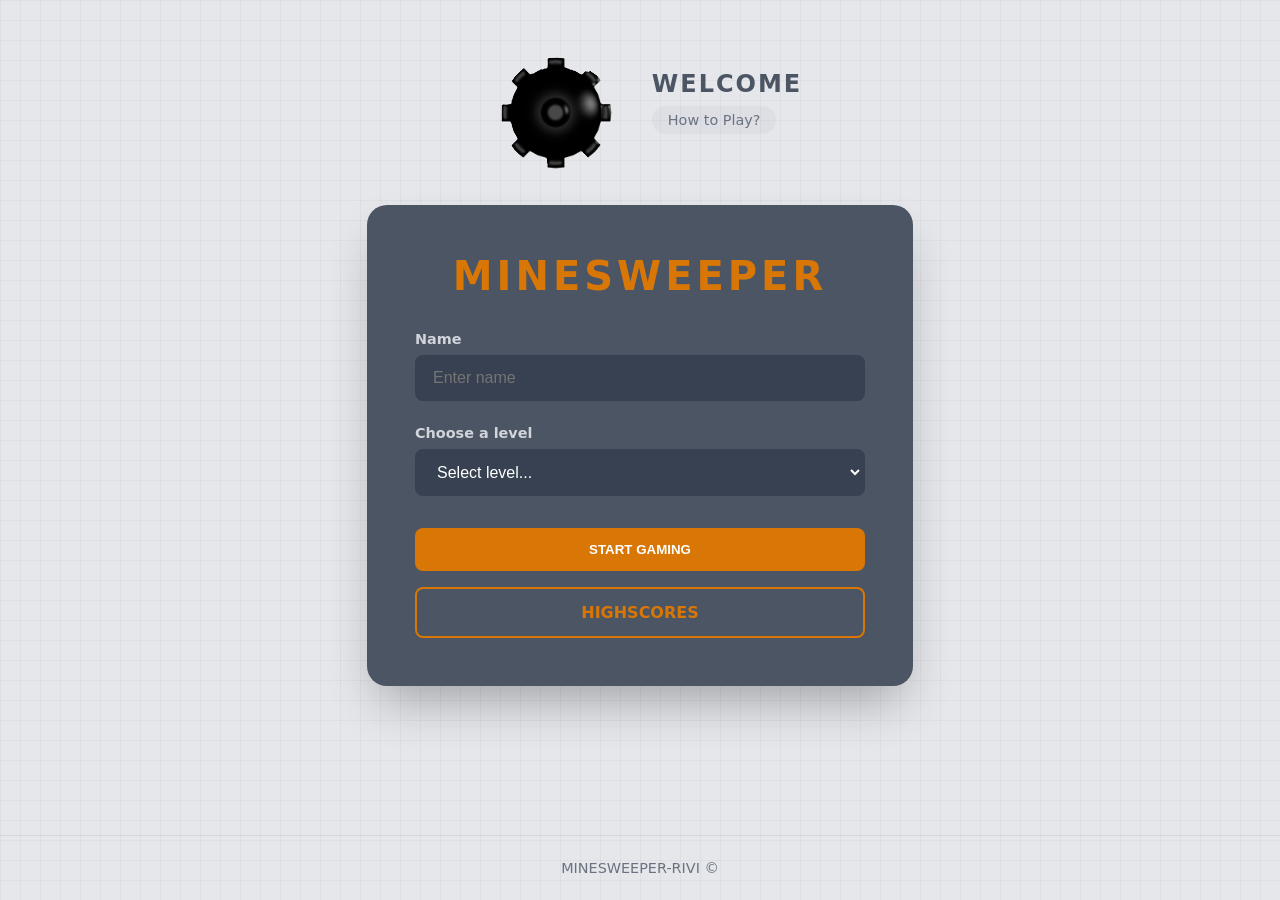
<file: index.html>
<!DOCTYPE html>
<html lang="en">
<head>
    <meta charset="UTF-8">
    <meta name="viewport" content="width=device-width, initial-scale=1.0">
    <title>MINESWEEPER PROFESSIONAL</title>
    <link rel="icon" type="image/x-icon" href="./favicon.ico">
    <link rel="stylesheet" href="./styles/style.css">
    <link rel="stylesheet" href="./styles/style_index.css">
</head>
<body>

    <header class="main-header">
        <div class="header-content">
            <img src="./images/favicon.png" alt="Logo" class="mini-logo">
            <div class="title-and-nav">
            <h1>WELCOME</h1>
            <a href="./pages/instructions.html" class="nav-link">How to Play?</a>
            </div>
        </div>
    </header>

    <main>
        <div id="setup-container">
            <h2 class="game-title">MINESWEEPER</h2>

        <form id="setup-form" action="./pages/g.html" method="GET">
            <div class="input-group">
                <label for="player-name">Name</label>
                <div class="input-row">
                    <input type="text" id="player-name" name="userName" placeholder="Enter name" required>
                </div>
            </div>

            <div class="input-group">
                <label for="level-select">Choose a level</label>
                <select id="level-select" name="level" required>
                    <option value="" disabled selected>Select level...</option>
                    <option value="easy">9x9 easy</option>
                    <option value="normal">16x16 normal</option>
                    <option value="hard">30x16 hard</option>
                </select>
            </div>

            <div class="actions">
                <button type="submit" id="start-btn" class="primary-btn">Start gaming</button>
                <a href="./pages/highScores.html" id="view-highscores-btn" class="primary-btn">Highscores</a>
            </div>
        </form>
        </div>
    </main>

    <footer class="main-footer">
        <div class="footer-content">
            <p>MINESWEEPER-RIVI ©</p>
        </div>
    </footer>

    </body>
</html>
</file>
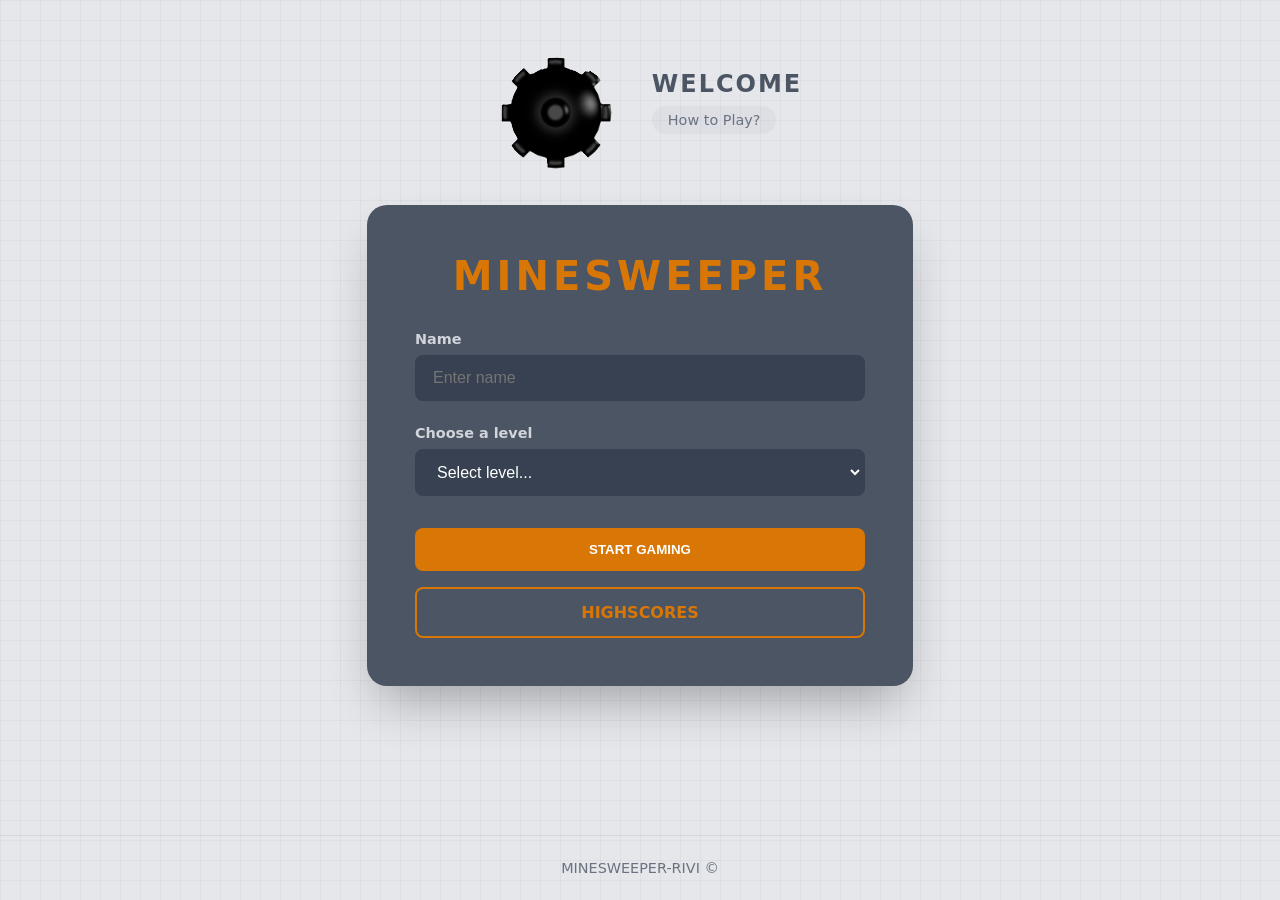
<file: pages/g.html>
<!DOCTYPE html>
<html lang="en">
<head>
    <meta charset="UTF-8">
    <meta name="viewport" content="width=device-width, initial-scale=1.0">
    <title>Minesweeper - Game</title>
    <link rel="icon" type="image/x-icon" href="../favicon.ico">
    <link rel="stylesheet" href="../styles/style.css">
    <link rel="stylesheet" href="../styles/style_g.css">
</head>
<body>
    <header class="game-header">
        <div class="header-content">
            <div class="logo-area">
                <img src="../images/favicon.png" alt="Logo" class="mini-logo">
                <span id="difficulty-display"></span> 
            </div>
            <div class="stats-container">
                <div class="stat">
                    <span class="icon">⌛</span>
                    <span id="timer">00:00</span> 
                </div>
                <div class="stat">
                    <span class="icon">🚩</span>
                    <span id="mines-count">10</span>
                </div>
            </div>
            <button class="restart-btn">
                <span class="icon">🔄</span> restart
            </button> 
        </div>
    </header>

    <main id="game-main">
        <div id="game-board"></div>
    </main>

    <footer class="game-footer">
        <div class="footer-content">
            <p>RIVI ©</p> 
        </div>
    </footer>

    <div id="win-modal" class="modal-overlay" style="display: none;">
        <div class="modal-content">
            <button class="close-x">X</button>
            <i class="trophy-icon">🏆</i>
            <h2>GOOD JOB!</h2>
            <p>YOU FINISHED SUCSESSFULLY THIS STAGE</p>
            <p>Want again?</p>
            <div class="modal-actions">
                <button id="next-level-btn">Next level</button> <a href="../index.html" class="primary-btn home-btn">Back to Home</a>
            </div>
        </div>
    </div>

    <div id="lose-modal" class="modal-overlay" style="display: none;">
        <div class="modal-content">
            <button class="close-x">X</button>
            <h2>GAME OVER</h2>
            <p>WE HOPE NEXT TIME WILL BE BETTER</p>
            <div class="modal-actions">
                <button class="restart-btn">restart</button> <a href="../index.html" class="primary-btn home-btn">Back to Home</a>
            </div>
        </div>
    </div>

    <script type="module" src="../scripts/main.js"></script> 
</body>
</html>
</file>
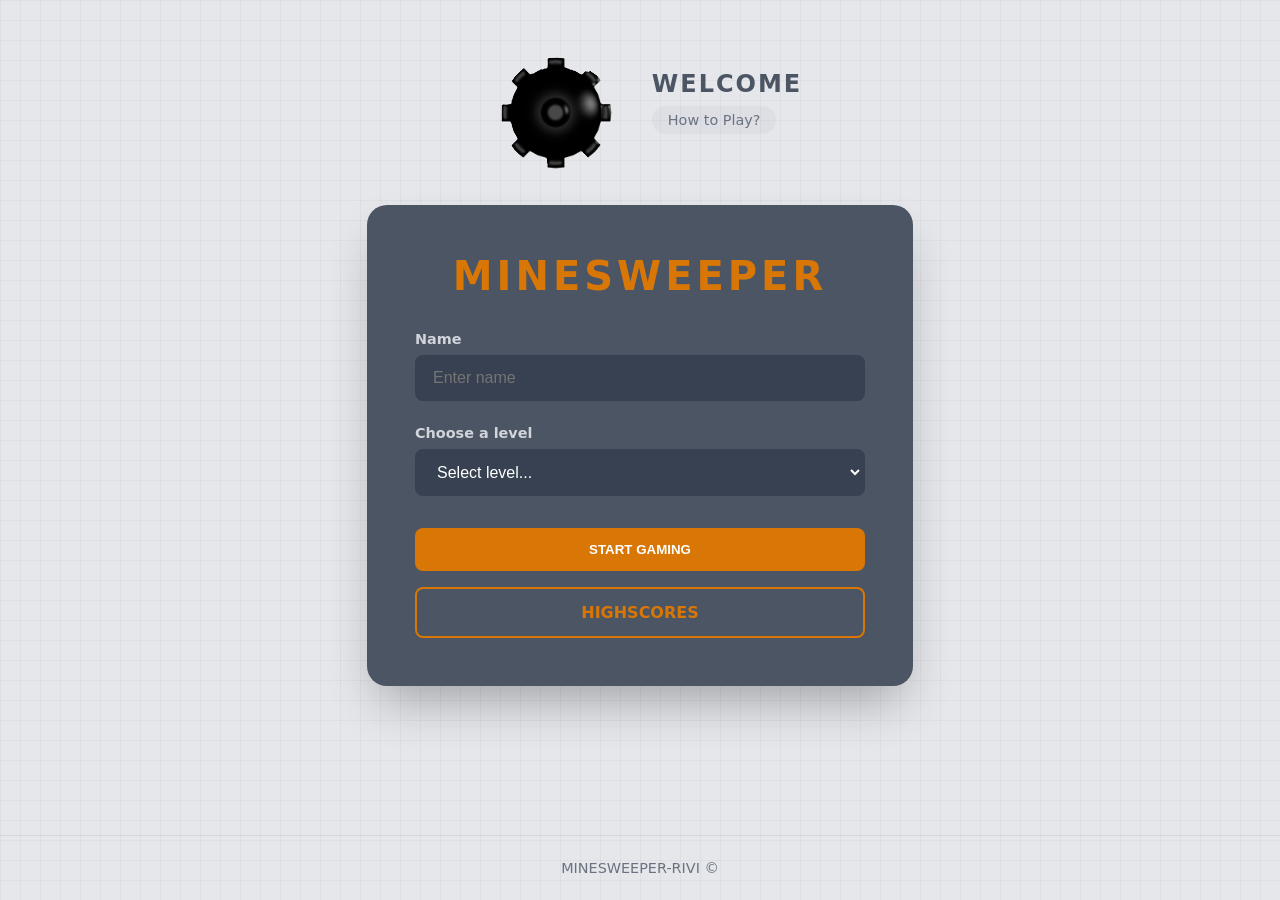
<file: pages/game.html>
<!DOCTYPE html>
<html lang="en">
<head>
    <meta charset="UTF-8">
    <meta name="viewport" content="width=device-width, initial-scale=1.0">
    <title>Minesweeper - Game</title>
    <link rel="icon" type="image/x-icon" href="../favicon.ico">
    <link rel="stylesheet" href="../styles/style.css">
    <link rel="stylesheet" href="../styles/style_game.css">
</head>
<body>
    <header class="game-header">
        <div class="header-content">
            <div class="logo-area">
                <img src="../images/favicon.png" alt="Logo" class="mini-logo">
                <span id="difficulty-display"></span> 
            </div>
            <div class="stats-container">
                <div class="stat">
                    <span class="icon">⌛</span>
                    <span id="timer">00:00</span> 
                </div>
                <div class="stat">
                    <span class="icon">🚩</span>
                    <span id="mines-count">10</span>
                </div>
            </div>
            <button class="restart-btn">
                <span class="icon">🔄</span> restart
            </button> 
        </div>
    </header>

    <main id="game-main">
        <div id="game-board"></div>
    </main>

    <footer class="game-footer">
        <div class="footer-content">
            <p>RIVI ©</p> 
        </div>
    </footer>

    <div id="win-modal" class="modal-overlay" style="display: none;">
        <div class="modal-content">
            <button class="close-x">X</button>
            <i class="trophy-icon">🏆</i>
            <h2>GOOD JOB!</h2>
            <p>YOU FINISHED SUCSESSFULLY THIS STAGE</p>
            <p>Want again?</p>
            <div class="modal-actions">
                <button id="next-level-btn">Next level</button> <a href="../index.html" class="primary-btn home-btn">Back to Home</a>
            </div>
        </div>
    </div>

    <div id="lose-modal" class="modal-overlay" style="display: none;">
        <div class="modal-content">
            <button class="close-x">X</button>
            <h2>GAME OVER</h2>
            <p>WE HOPE NEXT TIME WILL BE BETTER</p>
            <div class="modal-actions">
                <button class="restart-btn">restart</button> <a href="../index.html" class="primary-btn home-btn">Back to Home</a>
            </div>
        </div>
    </div>

    <script type="module" src="../scripts/main.js"></script> 
</body>
</html>
</file>
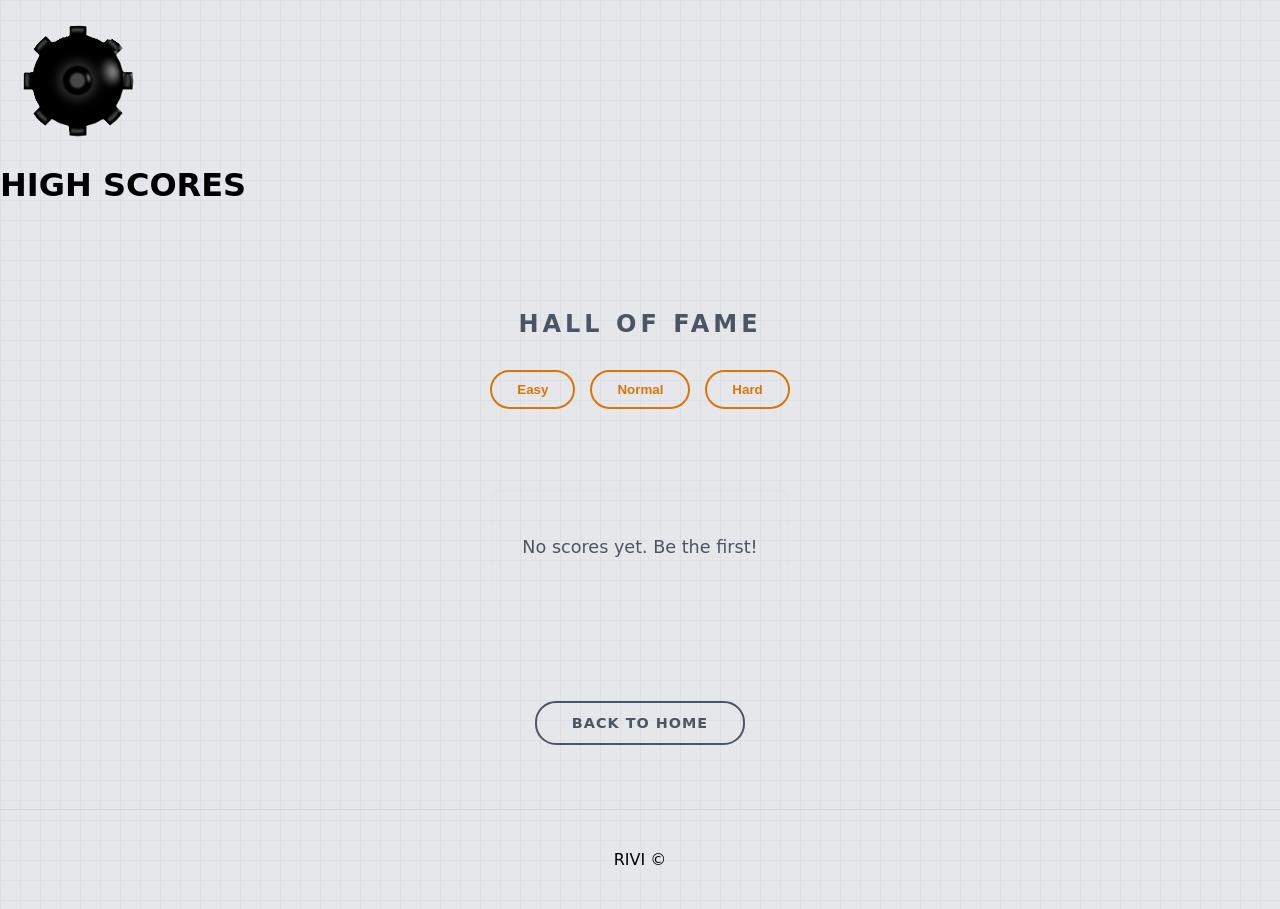
<file: pages/highScores.html>
<!DOCTYPE html>
<html lang="en">
<head>
    <meta charset="UTF-8">
    <meta name="viewport" content="width=device-width, initial-scale=1.0">
    <title>Minesweeper - High Scores</title>
    
    <link rel="icon" type="image/x-icon" href="../favicon.ico">
    <link rel="stylesheet" href="../styles/style.css">
    <link rel="stylesheet" href="../styles/style_scores.css">
</head>
<body>

    <header class="main-header">
        <div class="header-content">
            <img src="../images/favicon.png" alt="Logo" class="mini-logo">
            <h1>HIGH SCORES</h1>
        </div>
    </header>

    <main id="scores-container">
        
        <h2 class="section-title">Hall of Fame</h2>

        <div class="filters-wrapper">
            </div>

        <div class="scores-list">
            </div>

        <div class="actions">
            <a href="../index.html" class="primary-btn home-btn">Back to Home</a>
        </div>

    </main>

    <footer class="main-footer">
        <div class="footer-content">
            <p>RIVI ©</p>
        </div>
    </footer>

    <script type="module" src="../scripts/highscores.js" id="highscores-script"></script>
</body>
</html>
</file>
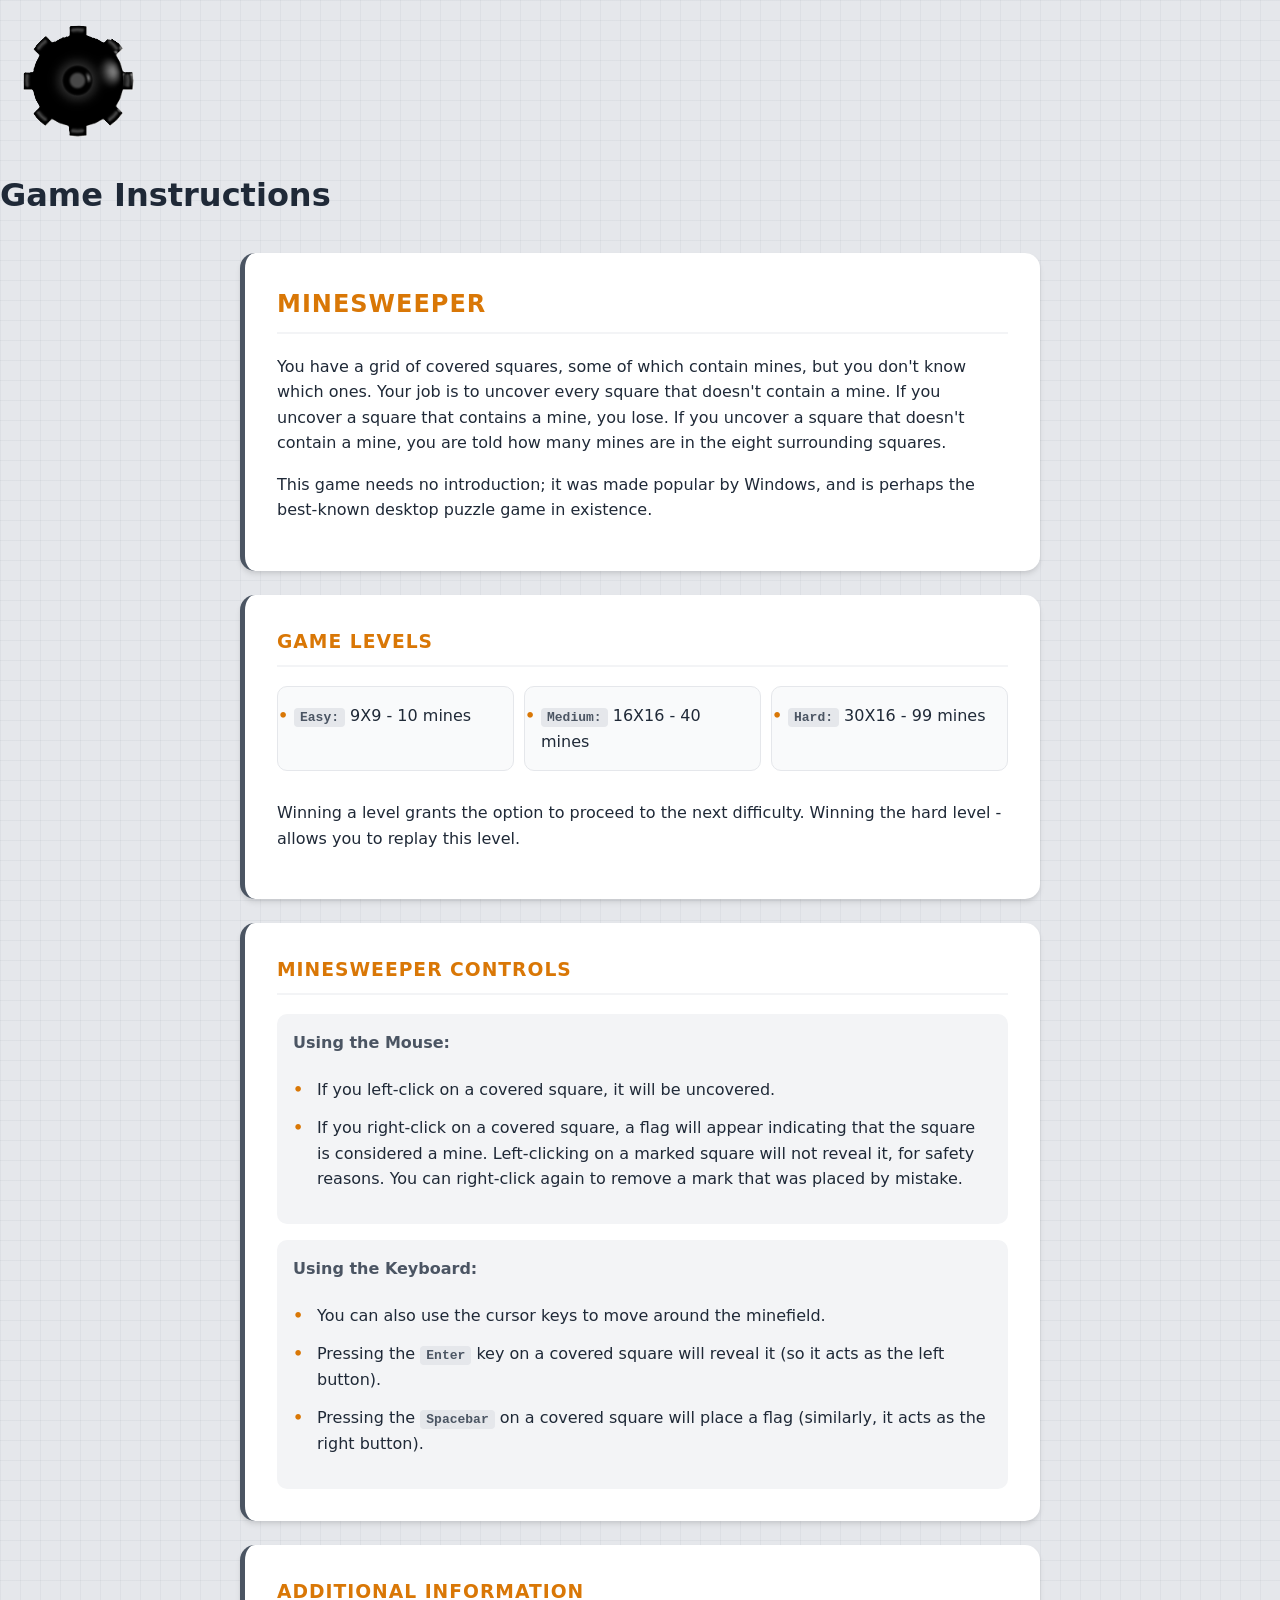
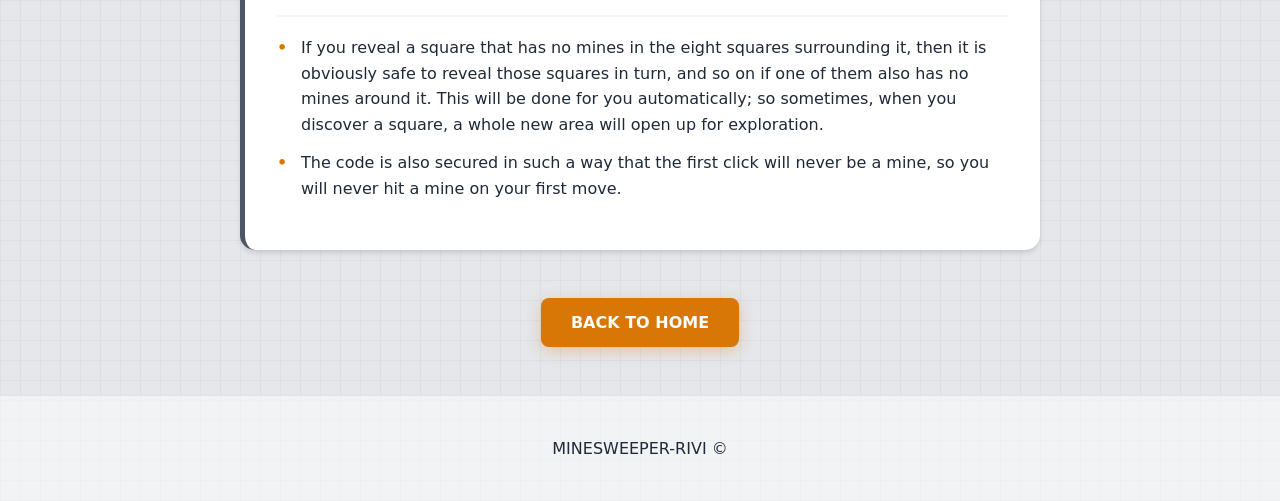
<file: pages/instructions.html>
<!DOCTYPE html>
<html lang="en">
<head>
    <meta charset="UTF-8">
    <meta name="viewport" content="width=device-width, initial-scale=1.0">
    <title>Minesweeper - Instructions</title>
    <link rel="icon" type="image/x-icon" href="../favicon.ico">
    <link rel="stylesheet" href="../styles/style.css">
    <link rel="stylesheet" href="../styles/style_instructions.css">
</head>
<body>

    <header class="main-header">
        <div class="header-content">
            <img src="../images/favicon.png" alt="Logo" class="mini-logo">
            <h1>Game Instructions</h1>
        </div>
    </header>

    <main id="instructions-container">
        
        <section class="intro">
            <h2>Minesweeper</h2>
            <p>You have a grid of covered squares, some of which contain mines, but you don't know which ones. Your job is to uncover every square that doesn't contain a mine. If you uncover a square that contains a mine, you lose. If you uncover a square that doesn't contain a mine, you are told how many mines are in the eight surrounding squares.</p>
            <p>This game needs no introduction; it was made popular by Windows, and is perhaps the best-known desktop puzzle game in existence.</p>
        </section>

        <section class="difficulty-levels">
            <h3>Game Levels</h3>
            <ul>
                <li><strong>Easy:</strong> 9X9 - 10 mines</li>
                <li><strong>Medium:</strong> 16X16 - 40 mines</li>
                <li><strong>Hard:</strong> 30X16 - 99 mines</li>
            </ul>
            <p class="note">Winning a level grants the option to proceed to the next difficulty. Winning the hard level - allows you to replay this level.</p>
        </section>

        <section class="controls">
            <h3>Minesweeper Controls</h3>
            <div class="control-group">
                <h4>Using the Mouse:</h4>
                <ul>
                    <li>If you left-click on a covered square, it will be uncovered.</li>
                    <li>If you right-click on a covered square, a flag will appear indicating that the square is considered a mine. Left-clicking on a marked square will not reveal it, for safety reasons. You can right-click again to remove a mark that was placed by mistake.</li>
                </ul>
            </div>
            <div class="control-group">
                <h4>Using the Keyboard:</h4>
                <ul>
                    <li>You can also use the cursor keys to move around the minefield.</li>
                    <li>Pressing the <strong>Enter</strong> key on a covered square will reveal it (so it acts as the left button).</li>
                    <li>Pressing the <strong>Spacebar</strong> on a covered square will place a flag (similarly, it acts as the right button).</li>
                </ul>
            </div>
        </section>

        <section class="special-features">
            <h3>Additional Information</h3>
            <ul>
                <li>If you reveal a square that has no mines in the eight squares surrounding it, then it is obviously safe to reveal those squares in turn, and so on if one of them also has no mines around it. This will be done for you automatically; so sometimes, when you discover a square, a whole new area will open up for exploration.</li>
                <li>The code is also secured in such a way that the first click will never be a mine, so you will never hit a mine on your first move.</li>
            </ul>
        </section>

        <div class="actions">
            <a href="../index.html" class="back-btn primary-btn">Back to Home</a>
        </div>

    </main>

    <footer class="main-footer">
        <div class="footer-content">
            <p>MINESWEEPER-RIVI ©</p>
        </div>
    </footer>

</body>
</html>
</file>
<file: styles/style.css>
.main-footer {
    width: 100%;
    padding: 1.5rem 0;
    margin-top: auto; 
    text-align: center;
    border-top: 1px solid rgba(75, 85, 99, 0.1); 
}
</file>
<file: styles/style_index.css>
body {
    background-color: #e5e7eb; 

    background-image: 
        linear-gradient(rgba(75, 85, 99, 0.05) 1px, transparent 1px),
        linear-gradient(90deg, rgba(75, 85, 99, 0.05) 1px, transparent 1px);
    background-size: 20px 20px; 
    
    color: #1f2937;
    font-family: 'Inter', system-ui, -apple-system, sans-serif;
    margin: 0;

    display: flex;
    flex-direction: column;
    min-height: 100vh;
}

@keyframes fadeInSlideIn {
    0% {
        opacity: 0;
        transform: translateY(20px);
    }
    100% {
        opacity: 1;
        transform: translateY(0);
    }
}

.main-header, #setup-container, .main-footer {
    opacity: 0; 
    animation: fadeInSlideIn 0.8s ease-out forwards;
}

.title-and-nav {
    display: flex;
    flex-direction: column; 
    align-items: flex-start; 
    gap: 10px; 
}

.main-header h1 {
    margin: 0;
    line-height: 1;
}

.nav-link {
    color: #6b7280; 
    text-decoration: none;
    font-size: 0.9rem;
    font-weight: 500;
    padding: 5px 15px;
    border-radius: 20px;
    background: rgba(75, 85, 99, 0.05); 
    transition: all 0.3s ease;
    border: 1px solid transparent;
} 

.nav-link:hover {
    color: #D97706; 
    background: white;
    border-color: rgba(217, 119, 6, 0.2);
    box-shadow: 0 2px 8px rgba(0, 0, 0, 0.05);
}

#setup-container { animation-delay: 0.2s; }
.main-footer { animation-delay: 0.4s; }

.main-header {
    width: 100%;
    padding: 2rem 0;
    text-align: center;
}

.header-content {
    display: flex;
    justify-content: center;
    align-items: center;
    gap: 15px;
}

.main-header h1 {
    font-size: 1.5rem;
    color: #4B5563; 
    margin: 0;
    letter-spacing: 2px;
}

.footer-content p {
    margin: 0;
    color: #6b7280;
    font-size: 0.9rem;
}

#setup-container {
    background-color: #4B5563; 
    padding: 3rem;
    border-radius: 20px;
    box-shadow: 0 25px 50px -12px rgba(0, 0, 0, 0.3);
    width: 100%;
    max-width: 450px;
    
  
    margin: 0 auto; 
    text-align: center;
}

.game-title {
    color: #D97706; 
    font-size: 2.5rem;
    letter-spacing: 4px;
    margin-bottom: 2rem;
    margin-top: 0;
    text-transform: uppercase;
    font-weight: 900;
}

.input-group {
    margin-bottom: 1.5rem;
    text-align: left;
}

.input-group label {
    display: block;
    margin-bottom: 0.5rem;
    font-size: 0.9rem;
    color: #d1d5db;
    font-weight: 600;
}

input[type="text"], select {
    width: 100%;
    padding: 12px 16px;
    background-color: #374151;
    border: 2px solid transparent;
    border-radius: 8px;
    color: white;
    font-size: 1rem;
    box-sizing: border-box;
    transition: all 0.3s ease;
}

input:-webkit-autofill,
input:-webkit-autofill:hover, 
input:-webkit-autofill:focus {
    -webkit-text-fill-color: white !important; 
    transition: background-color 5000s ease-in-out 0s; 
}

input:focus, select:focus {
    outline: none;
    border-color: #D97706;
}

.actions {
    display: flex;
    flex-direction: column;
    gap: 1rem;
    margin-top: 2rem;
}

.primary-btn {
    padding: 14px;
    border-radius: 8px;
    font-weight: 700;
    text-transform: uppercase;
    cursor: pointer;
    text-decoration: none;
    text-align: center;
    transition: all 0.3s ease;
}

#start-btn {
    background-color: #D97706;
    color: white;
    border: none;
}

#start-btn:hover {
    background-color: #b45309;
    transform: translateY(-3px);
}

#view-highscores-btn {
    background-color: transparent;
    color: #D97706;
    border: 2px solid #D97706;
}

#view-highscores-btn:hover {
    background-color: rgba(217, 119, 6, 0.1);
}

@media (max-width: 600px) {
    body {
        padding: 10px;
    }

    #setup-container {
        padding: 1.5rem; 
        width: 90%;      
    }

    
    .game-title {
        font-size: 1.8rem;
        letter-spacing: 2px;
    }

    
    .primary-btn {
        padding: 16px;
        font-size: 1rem;
    }

    .main-header h1 {
        font-size: 1.2rem;
    }

    .mini-logo {
        width: 30px; 
    }
}


@media (max-width: 380px) {
    .game-title {
        font-size: 1.5rem;
    }
    
    #setup-container {
        padding: 1rem;
    }
}
</file>
<file: styles/style_g.css>
body {
    background-color: #e5e7eb; 
    background-image: 
        linear-gradient(to right, rgba(0, 0, 0, 0.02) 1px, transparent 1px),
        linear-gradient(to bottom, rgba(0, 0, 0, 0.02) 1px, transparent 1px);
    background-size: 20px 20px;
    font-family: 'Segoe UI', Tahoma, Geneva, Verdana, sans-serif;
    margin: 0;
    padding: 20px;
    display: flex;
    flex-direction: column;
    align-items: center;
    justify-content: center;
    min-height: 100vh;
    box-sizing: border-box;
}

.game-header {
    width: 100%;
    max-width: 520px; 
    margin-bottom: 14px; 
    box-sizing: border-box;
}

.header-content {
    display: flex;
    justify-content: space-between; 
    align-items: center;
    width: 100%;
}

.logo-area {
    grid-column: 1;
    justify-self: start; 
    display: flex;
    align-items: center;
    gap: 6px; 
    font-weight: 700;
    font-size: 1.1rem;
}

.mini-logo {
    height: 24px;
    width: auto;
    display: block;
}

#difficulty-display {
    background: rgba(217, 119, 6, 0.25);
    padding: 2px 8px;
    border-radius: 4px;
    font-size: 0.75rem;
    color: #f59e0b; 
    font-weight: 600;
}


.stats-container {
    grid-column: 2;
    justify-self: center; 
    display: flex;
    align-items: center;
    gap: 24px; 
}

.stat {
    color: #2c3e50 !important; 
    display: flex;
    align-items: center;
    gap: 5px; 
    font-weight: 700; 
    font-size: 1.05rem;
    white-space: nowrap;
}

.restart-btn {
    background: transparent;
    color: #2c3e50; 
    border: 1px solid rgba(44, 62, 80, 0.4); 
    padding: 5px 12px;
    border-radius: 6px;
    font-weight: 600;
    font-size: 0.8rem;
    cursor: pointer;
    display: flex;
    align-items: center;
    gap: 5px;
    transition: all 0.15s ease;
    white-space: nowrap;
}

.restart-btn:hover {
    background: #D97706; 
    border-color: #D97706;
    color: #ffffff;
}

.header-content::after {
    content: "";
    grid-column: 3;
}

#game-board {
    display: grid;
    gap: 2px; 
    background: #2d3440; 
    padding: 6px; 
    border-radius: 8px;
    overflow: hidden;
    box-shadow: 0 15px 35px rgba(0, 0, 0, 0.15);
    box-sizing: border-box;
}

.cell {
    width: 30px;
    height: 30px;
    background: #4b5563; 
    border: none;
    font-weight: 900;
    font-size: 1.1rem;
    display: flex;
    justify-content: center;
    align-items: center;
    cursor: pointer;
    box-shadow: inset 1px 1px 0px rgba(255, 255, 255, 0.08), inset -1px -1px 0px rgba(0, 0, 0, 0.15);
    transition: background 0.1s;
}

.cell:not(.revealed):not(.flagged):hover {
    background: #5a6575;
}

.cell.revealed {
    background: #1f2937; 
    box-shadow: inset 1px 1px 2px rgba(0, 0, 0, 0.4);
    cursor: default;
}

.cell.mine {
    background: #7f1d1d;
}

.mines-1 { color:#9CA3AF; } 
.mines-2 { color:#D97706; }
.mines-3 { color:#7F1D1D; } 
.mines-4 { color:#A16207; } 
.mines-5 { color:#6B7280; } 
.mines-6 { color:#EA580C; } 
.mines-7 { color:#C2410C; } 
.mines-8 { color:#4B5563; }

.modal-overlay {
    position: fixed;
    top: 0;
    left: 0;
    width: 100%;
    height: 100%;
    background: rgba(0, 0, 0, 0.45);
    display: flex;
    justify-content: center;
    align-items: center;
    z-index: 1000;
}

.modal-content {
    background: #ffffff; 
    color: #1e293b;
    padding: 30px;
    border-radius: 16px;
    text-align: center;
    box-shadow: 0 20px 40px rgba(0, 0, 0, 0.25);
    position: relative;
    max-width: 340px;
    width: 90%;
}

.close-x {
    position: absolute;
    top: 12px;
    left: 15px; 
    background: none;
    border: none;
    font-size: 1.1rem;
    color: #94a3b8;
    cursor: pointer;
}

.close-x:hover { color: #1e293b; }

.trophy-icon {
    font-size: 2.8rem;
    display: block;
    margin-bottom: 8px;
}

.modal-content h2 {
    margin: 0 0 6px 0;
    font-size: 1.5rem;
    font-weight: 800;
}

#win-modal h2 { color: #D97706; }
#lose-modal h2 { color: #ef4444; }

.modal-content p {
    color: #64748b;
    font-size: 0.85rem;
    margin-bottom: 18px;
}

.modal-actions {
    display: flex;
    gap: 8px;
    justify-content: center;
}

#next-level-btn, #lose-modal .restart-btn {
    background: #D97706;
    color: white;
    border: none;
    padding: 8px 16px;
    border-radius: 6px;
    font-weight: 600;
    cursor: pointer;
    font-size: 0.9rem;
}

#next-level-btn:hover { background: #b45309; }

.home-btn {
    background: #f1f5f9;
    color: #475569;
    border: 1px solid #e2e8f0;
    padding: 8px 16px;
    border-radius: 6px;
    font-weight: 600;
    text-decoration: none;
    font-size: 0.9rem;
}

.home-btn:hover { background: #e2e8f0; }

.game-footer {
    padding: 15px;
    text-align: center;
    font-size: 0.75rem;
    color: #94a3b8;
}

@media screen and (max-width: 600px) {
    body {
        padding: 10px; 
    }

    .game-header {
        max-width: 100%; 
        padding: 0 8px;
    }

    .stats-container {
        gap: 16px; 
    }

    .stat {
        font-size: 0.95rem; 
    }

    .restart-btn {
        padding: 4px 10px; 
        font-size: 0.75rem;
    }
    
    #difficulty-display {
        font-size: 0.7rem;
        padding: 2px 6px;
    }
}

@media screen and (max-width: 380px) {
    body {
        padding: 5px;
    }

    .header-content {
        display: flex;
        flex-direction: column; 
        gap: 10px;
        align-items: center;
    }

    .logo-area {
        position: static; 
        justify-content: center;
        margin-bottom: 4px;
    }

    .stats-container {
        gap: 12px; 
        justify-content: center;
    }
    
    .restart-btn {
        margin-left: 0 !important; 
    }

    #game-board {
        transform: scale(0.85); 
        transform-origin: top center; 
        margin-top: 5px;
    }

    .modal-content {
        padding: 20px;
        width: 95%;
    }
    
    .modal-content h2 {
        font-size: 1.25rem;
    }
}
</file>
<file: styles/style_game.css>
body {
     background-color: #e5e7eb;
    background-image: radial-gradient(circle at center, #f3f4f6 0%, #d1d5db 100%);
    color: #374151;
    font-family: 'Inter', system-ui, sans-serif;
    margin: 0;
    display: flex;
    flex-direction: column;
    min-height: 100vh;
}
.restart-btn {
    background-color: #D97706; 
    color: white;
    border: none;
    padding: 10px 20px;
    border-radius: 8px;
    font-weight: bold;
    text-transform: uppercase;
    cursor: pointer;
    transition: background 0.3s, transform 0.2s;
}
.restart-btn:hover {
    background-color: #b45309;
    transform: translateY(-1px);
}
.game-header {
    background: rgba(17, 24, 39, 0.9); 
    backdrop-filter: blur(8px);
    padding: 10px 0;
    border-bottom: 2px solid #4b5563;
}
.header-content {
    max-width: 1000px;
    margin: 0 auto;
    display: flex;
    justify-content: space-between;
    align-items: center;
    padding: 0 20px;
}
.logo-area {
    display: flex;
    flex-direction: column;
    align-items: center;
    gap: 4px;
}
.mini-logo {
    width: 40px; 
    height: auto;
}
#difficulty-display {
    font-size: 0.75rem;
    color: #9ca3af;
    text-transform: uppercase;
    letter-spacing: 1px;
    font-weight: bold;
}
.stats-container {
    display: flex;
    gap: 15px;
    background: #111827;
    padding: 10px 20px;
    border-radius: 8px;
    border: 1px solid #4b5563;
    margin-bottom: 10px;
}
#game-main {
    flex: 1;
    display: flex;
    justify-content: center;
    align-items: center;
    padding: 20px;
}
#game-board {
    display: grid;
    gap: 2px; 
    padding: 10px;
    background-color: #1f2937;
    border: 4px solid #111827;
    border-radius: 8px;
    box-shadow: 0 25px 50px -12px rgba(0, 0, 0, 0.5);
}
.cell {
    width: 32px;
    height: 32px;
    border: none;
    cursor: pointer;
    font-weight: 900;
    font-size: 1.1rem;
    display: flex;
    align-items: center;
    justify-content: center;
    transition: all 0.1s ease;
    background-color: #4b5563; 
    border-top: 3px solid #6b7280;
    border-left: 3px solid #6b7280;
    border-right: 3px solid #374151;
    border-bottom: 3px solid #374151;
}
.cell:hover {
    background-color: #6b7280;
}
.cell.revealed {
    background-color: #111827; 
    border: 1px solid #1f2937; 
    cursor: default;
}
.mines-1 { color: #9CA3AF; }
.mines-2 { color: #6B7280; }
.mines-3 { color: #A16207; }
.mines-4 { color: #7F1D1D; }
.mines-5 { color: #D97706; }
.mines-6 { color: #EA580C; }
.mines-7 { color: #C2410C; }
.mines-8 { color: #4B5563; }
.cell.mine {
    background-color: #7f1d1d;
}
.modal-content h2 {
    color: #1f2937;
    font-size: 2rem;
    margin-bottom: 10px;
}
.modal-content p {
    color: #4b5563;
    font-weight: 500;
}
.home-btn {
    display: inline-block;
    padding: 10px 20px;
    background-color: transparent;
    color: #4b5563;
    border: 2px solid #d1d5db;
    border-radius: 6px;
    text-decoration: none;
    font-weight: bold;
    font-size: 0.9rem;
    transition: all 0.3s;
}
.home-btn:hover {
    background-color: #f3f4f6;
    border-color: #9ca3af;
    color: #1f2937;
}
#next-level-btn {
    padding: 10px 25px;
    background-color: #d97706;
    color: white;
    border: none;
    border-radius: 6px;
    font-weight: bold;
    cursor: pointer;
    box-shadow: 0 4px 14px rgba(217, 119, 6, 0.4);
}
.modal-overlay {
    position: fixed;
    inset: 0;
    background: rgba(0, 0, 0, 0.7);
    backdrop-filter: blur(5px);
    display: flex;
    justify-content: center;
    align-items: center;
    z-index: 1000;
}

.modal-content {
    background: white;
    padding: 3rem;
    border-radius: 20px;
    text-align: center;
    border: 4px solid #D97706; 
    box-shadow: 0 0 30px rgba(217, 119, 6, 0.3);
}
</file>
<file: styles/style_scores.css>
body {
    background-color: #e5e7eb;
    background-image: 
        linear-gradient(rgba(75, 85, 99, 0.05) 1px, transparent 1px),
        linear-gradient(90deg, rgba(75, 85, 99, 0.05) 1px, transparent 1px);
    background-size: 20px 20px;
    font-family: 'Inter', system-ui, sans-serif;
    margin: 0;
    display: flex;
    flex-direction: column;
    min-height: 100vh;

}

#scores-container {
    max-width: 1000px;
    margin: 2rem auto;
    padding: 2rem;
    text-align: center;
    flex: 1; 
     width: 100%;
    box-sizing: border-box;
}

.section-title {
    color: #4B5563;
    letter-spacing: 4px;
    text-transform: uppercase;
    font-weight: 900;
    margin-bottom: 2rem;
}

.filters-wrapper {
    display: flex;
    justify-content: center;
    gap: 15px;
    margin-bottom: 3rem;
}

.filter-btn {
    padding: 10px 25px;
    border: 2px solid #D97706;
    background: transparent;
    color: #D97706;
    border-radius: 50px;
    cursor: pointer;
    font-weight: bold;
    transition: all 0.3s ease;
}

.filter-btn:hover {
    background: #D97706;
    color: white;
    box-shadow: 0 0 15px rgba(217, 119, 6, 0.4);
}
.scores-list {
    display: flex !important;
    flex-wrap: wrap !important;
    justify-content: center !important;
    gap: 25px !important;
    width: 100% !important;
    align-items: start;
}

.score-card {
    width: 300px; 
    box-sizing: border-box;
    position: relative;
    background: rgba(255, 255, 255, 0.6); 
    backdrop-filter: blur(10px); 
    border: 2px solid #D97706; 
    border-radius: 16px;
    padding: 1.5rem;
    text-align: left;
    transition: all 0.4s cubic-bezier(0.175, 0.885, 0.32, 1.275);
    box-shadow: 0 4px 6px -1px rgba(0, 0, 0, 0.05);
    overflow: hidden;
}
.score-card::before {
    content: "";
    position: absolute;
    top: -50%;
    left: -50%;
    width: 200%;
    height: 200%;
    background: radial-gradient(circle, rgba(217, 119, 6, 0.1) 0%, transparent 70%);
    z-index: -1;
}

.score-card:hover {
    transform: translateY(-10px) scale(1.02);
    box-shadow: 0 20px 40px rgba(0, 0, 0, 0.1), 0 0 20px rgba(217, 119, 6, 0.2);
    background: rgba(255, 255, 255, 0.8);
}

.score-card p {
    display: flex;
    justify-content: space-between; 
    align-items: center;
    margin: 12px 0;
    color: #374151;
    font-size: 0.95rem;
    border-bottom: 1px dashed rgba(217, 119, 6, 0.15);
    padding-bottom: 6px;
}

.score-card p:last-child {
    border-bottom: none; 
}

.score-card strong {
    color: #4B5563;
    text-transform: uppercase;
    font-size: 1rem;
    letter-spacing: 1.5px;
    font-weight: 700; 
    margin-bottom: 2px;
}

.score-value {
    font-size: 1rem;
    font-weight: 700;
    color: #D97706;
    text-align: right;
}

.actions {
    margin-top: 4rem;
}

.home-btn {
    display: inline-block;
    padding: 12px 35px;
    background-color: transparent; ;
    color: #4b5563;
    border: 2px solid #4b5563;
    border-radius: 21px;
    text-decoration: none; 
    font-weight: 700;
    text-transform: uppercase;
    font-size: 0.9rem;
    letter-spacing: 1px;
    transition: all 0.3s ease;
}

.home-btn:hover {
    background-color: #4b5563;
    color: white;
    box-shadow: 0 4px 12px rgba(75, 85, 99, 0.3);
    transform: translateY(-2px);
}

.home-btn:active {
    transform: translateY(0);
}

.no-scores {
    grid-column: 1 / -1; 
    padding: 3rem 2rem;
    border-radius: 12px;
    color: #4b5563;
    font-size: 1.1rem;
    font-weight: 500;
    max-width: 400px;
    margin: 2rem auto;
    box-shadow: inset 0 2px 4px rgba(0,0,0,0.02);
}

@media screen and (max-width: 600px) {
    #scores-container {
        padding: 1.5rem 1rem;
        margin: 1rem auto;
    }

    .section-title {
        font-size: 1.5rem;
        letter-spacing: 2px;
        margin-bottom: 1.5rem;
    }

    .filters-wrapper {
        gap: 10px;
        margin-bottom: 2rem;
        flex-wrap: wrap; /
    }

    .filter-btn {
        padding: 8px 18px;
        font-size: 0.9rem;
    }

    .score-card {
        width: 100%; 
        max-width: 340px; 
        padding: 1.2rem;
    }

    .actions {
        margin-top: 2.5rem;
    }
}

@media screen and (max-width: 380px) {
    #scores-container {
        padding: 1rem 0.5rem;
    }

    .section-title {
        font-size: 1.25rem;
        letter-spacing: 1px;
    }

    .filters-wrapper {
        flex-direction: column;
        align-items: stretch;
        gap: 8px;
        width: 100%;
        max-width: 260px;
        margin: 0 auto 1.5rem auto;
    }

    .filter-btn {
        width: 100%;
        padding: 8px 12px;
        font-size: 0.85rem;
    }

    .score-card {
        padding: 1rem;
    }

    .score-card p {
        font-size: 0.85rem;
        margin: 8px 0;
    }

    .score-card strong {
        font-size: 0.9rem;
    }

    .score-value {
        font-size: 0.9rem;
    }

    .home-btn {
        padding: 10px 25px;
        font-size: 0.8rem;
        width: 80%;
        box-sizing: border-box;
    }
}
</file>
<file: styles/style_instructions.css>
body {
    background-color: #e5e7eb;
    background-image: 
        linear-gradient(rgba(75, 85, 99, 0.05) 1px, transparent 1px),
        linear-gradient(90deg, rgba(75, 85, 99, 0.05) 1px, transparent 1px);
    background-size: 20px 20px;
    color: #1f2937;
    font-family: 'Inter', system-ui, -apple-system, sans-serif;
    margin: 0;
    line-height: 1.6;
}

#instructions-container {
    max-width: 800px;
    margin: 2rem auto;
    padding: 0 20px;
    animation: fadeIn 0.8s ease-out;
}

@keyframes fadeIn {
    from { opacity: 0; transform: translateY(10px); }
    to { opacity: 1; transform: translateY(0); }
}

section {
    background: white;
    border-radius: 15px;
    padding: 2rem;
    margin-bottom: 1.5rem;
    box-shadow: 0 4px 6px -1px rgba(0, 0, 0, 0.1), 0 2px 4px -1px rgba(0, 0, 0, 0.06);
    border-left: 5px solid #4B5563; 
    transition: transform 0.2s ease;
}

section:hover {
    transform: translateX(5px); 
}

section h2, section h3 {
    color: #D97706; 
    margin-top: 0;
    text-transform: uppercase;
    letter-spacing: 1px;
    border-bottom: 2px solid #f3f4f6;
    padding-bottom: 0.5rem;
}


ul {
    list-style: none;
    padding-left: 0;
}

li {
    margin-bottom: 0.8rem;
    position: relative;
    padding-left: 1.5rem;
}


li::before {
    content: "•";
    color: #D97706;
    font-weight: bold;
    position: absolute;
    left: 0;
}

.difficulty-levels ul {
    display: grid;
    grid-template-columns: repeat(auto-fit, minmax(200px, 1fr));
    gap: 10px;
}

.difficulty-levels li {
    background: #f9fafb;
    padding: 1rem;
    border-radius: 10px;
    border: 1px solid #e5e7eb;
}


.control-group {
    background: #f3f4f6;
    padding: 1rem;
    border-radius: 10px;
    margin-top: 1rem;
}

.control-group h4 {
    margin-top: 0;
    color: #4B5563;
}


strong {
    color: #4B5563;
    background: #e5e7eb;
    padding: 2px 6px;
    border-radius: 4px;
    font-family: monospace;
}

/* strong {
    color: #4B5563;
    background: #f3f4f6;
    padding: 2px 6px;
    border-radius: 5px;
    font-family: 'Courier New', Courier, monospace; 
    border: 1px solid #d1d5db;
    border-bottom: 3px solid #9ca3af; 
    font-size: 0.9em;
    white-space: nowrap;
} */

.actions {
    text-align: center;
    margin: 3rem 0;
}

.back-btn {
    background-color: #D97706;
    color: white;
    padding: 12px 30px;
    border-radius: 8px;
    text-decoration: none;
    font-weight: bold;
    text-transform: uppercase;
    transition: all 0.3s ease;
    display: inline-block;
    box-shadow: 0 4px 15px rgba(217, 119, 6, 0.3);
}

.back-btn:hover {
    background-color: #b45309;
    transform: translateY(-2px);
    box-shadow: 0 6px 20px rgba(217, 119, 6, 0.4);
}

.main-footer{
    background-color: rgba(255, 255, 255, 0.5); 
}

@media (max-width: 600px) {
    #instructions-container {
        margin: 1rem auto;
        padding: 0 15px;
    }

    section {
        padding: 1.5rem;
        margin-bottom: 1rem;
    }

    section h2, section h3 {
        font-size: 1.3rem; 
    }

   
    .difficulty-levels ul {
        grid-template-columns: 1fr; 
    }

    .main-header h1 {
        font-size: 1.2rem;
    }

    .back-btn {
        width: 100%; 
        box-sizing: border-box;
    }
}

@media (max-width: 380px) {
    section {
        padding: 1rem;
    }

    section h2, section h3 {
        font-size: 1.1rem;
    }

    .main-header h1 {
        font-size: 1rem;
    }
}
</file>
